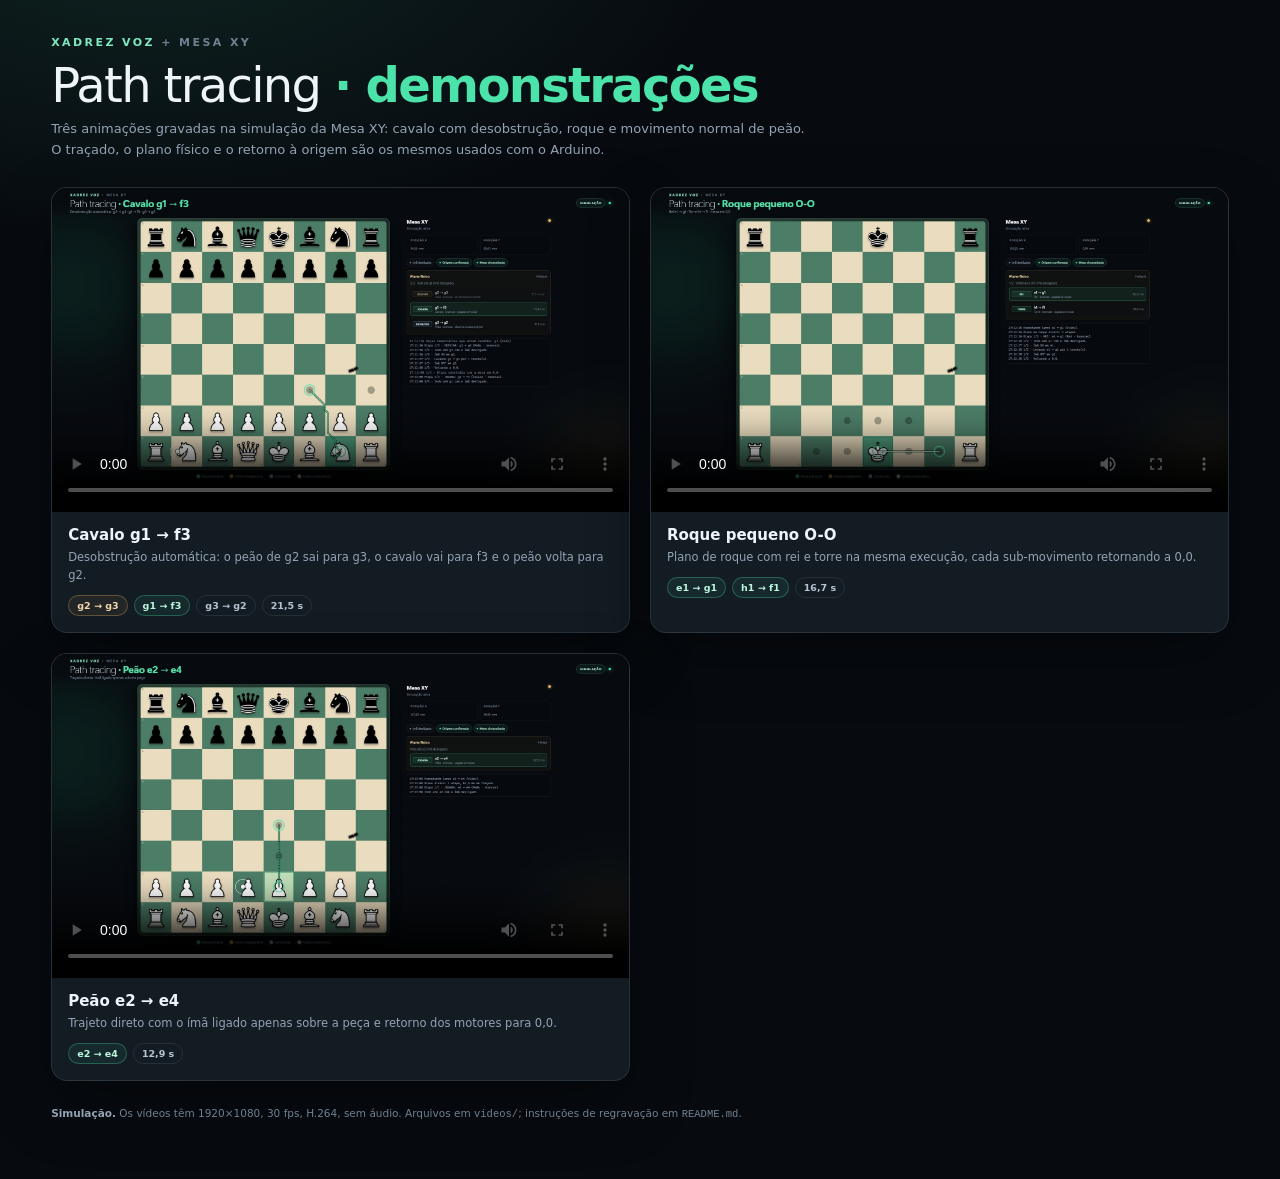
<file: demo-videos/index.html>
<!DOCTYPE html>
<html lang="pt-BR">
<head>
  <meta charset="utf-8">
  <meta name="viewport" content="width=device-width, initial-scale=1">
  <title>Path tracing — Xadrez Voz + Mesa XY</title>
  <style>
    :root {
      --bg: #070b10;
      --panel: #101820;
      --line: rgba(255, 255, 255, 0.09);
      --text: #eef4f9;
      --muted: #93a3b4;
      --accent: #4ce3aa;
      --amber: #f2bb61;
    }

    * { box-sizing: border-box; }

    body {
      margin: 0;
      padding: 36px clamp(18px, 4vw, 56px) 56px;
      background:
        radial-gradient(900px 520px at 12% -8%, rgba(35, 93, 73, 0.3), transparent 65%),
        var(--bg);
      color: var(--text);
      font-family: "Segoe UI", system-ui, -apple-system, sans-serif;
    }

    header { max-width: 1380px; margin: 0 auto 26px; }

    .kicker {
      color: #7fe7bf;
      font-size: 11px;
      font-weight: 800;
      letter-spacing: 0.22em;
    }

    .kicker span { color: #6f8092; font-weight: 600; }

    h1 {
      margin: 8px 0 6px;
      font-size: clamp(28px, 4vw, 48px);
      font-weight: 300;
      letter-spacing: -0.035em;
    }

    h1 b { font-weight: 750; color: var(--accent); }

    header p {
      margin: 0;
      max-width: 760px;
      color: var(--muted);
      font-size: 13px;
      line-height: 1.6;
    }

    .grid {
      display: grid;
      grid-template-columns: repeat(auto-fit, minmax(380px, 1fr));
      gap: 20px;
      max-width: 1380px;
      margin: 0 auto;
    }

    .card {
      overflow: hidden;
      border: 1px solid var(--line);
      border-radius: 16px;
      background: linear-gradient(160deg, rgba(255, 255, 255, 0.045), rgba(255, 255, 255, 0.012) 50%), var(--panel);
      box-shadow: 0 24px 60px rgba(0, 0, 0, 0.4);
    }

    video {
      display: block;
      width: 100%;
      aspect-ratio: 16 / 9;
      background: #000;
      cursor: pointer;
    }

    .body { padding: 14px 16px 16px; }

    .body h2 {
      margin: 0;
      font-size: 15px;
      font-weight: 700;
    }

    .body p {
      margin: 5px 0 0;
      color: var(--muted);
      font-size: 11.5px;
      line-height: 1.55;
    }

    .meta {
      display: flex;
      flex-wrap: wrap;
      gap: 6px;
      margin-top: 10px;
    }

    .tag {
      padding: 4px 8px;
      border: 1px solid var(--line);
      border-radius: 999px;
      color: #b6c4d1;
      font-size: 9.5px;
      font-weight: 600;
    }

    .tag.target { color: #bdf7df; border-color: rgba(76, 227, 170, 0.3); background: rgba(76, 227, 170, 0.07); }
    .tag.clear { color: #f3d8a7; border-color: rgba(242, 187, 97, 0.3); background: rgba(242, 187, 97, 0.07); }

    footer {
      max-width: 1380px;
      margin: 24px auto 0;
      color: #6f8092;
      font-size: 10.5px;
      line-height: 1.7;
    }

    footer strong { color: #93a3b4; font-weight: 600; }

    @media (max-width: 460px) {
      .grid { grid-template-columns: 1fr; }
    }
  </style>
</head>
<body>
  <header>
    <div class="kicker">XADREZ VOZ <span>+ MESA XY</span></div>
    <h1>Path tracing <b>· demonstrações</b></h1>
    <p>
      Três animações gravadas na simulação da Mesa XY: cavalo com desobstrução,
      roque e movimento normal de peão. O traçado, o plano físico e o retorno à
      origem são os mesmos usados com o Arduino.
    </p>
  </header>

  <div class="grid">
    <article class="card">
      <video controls preload="metadata" poster="posters/01-cavalo-g1-f3.jpg">
        <source src="videos/01-cavalo-g1-f3.mp4" type="video/mp4">
      </video>
      <div class="body">
        <h2>Cavalo g1 → f3</h2>
        <p>Desobstrução automática: o peão de g2 sai para g3, o cavalo vai para f3 e o peão volta para g2.</p>
        <div class="meta">
          <span class="tag clear">g2 → g3</span>
          <span class="tag target">g1 → f3</span>
          <span class="tag">g3 → g2</span>
          <span class="tag">21,5 s</span>
        </div>
      </div>
    </article>

    <article class="card">
      <video controls preload="metadata" poster="posters/02-roque.jpg">
        <source src="videos/02-roque.mp4" type="video/mp4">
      </video>
      <div class="body">
        <h2>Roque pequeno O-O</h2>
        <p>Plano de roque com rei e torre na mesma execução, cada sub-movimento retornando a 0,0.</p>
        <div class="meta">
          <span class="tag target">e1 → g1</span>
          <span class="tag target">h1 → f1</span>
          <span class="tag">16,7 s</span>
        </div>
      </div>
    </article>

    <article class="card">
      <video controls preload="metadata" poster="posters/03-peao-e2-e4.jpg">
        <source src="videos/03-peao-e2-e4.mp4" type="video/mp4">
      </video>
      <div class="body">
        <h2>Peão e2 → e4</h2>
        <p>Trajeto direto com o ímã ligado apenas sobre a peça e retorno dos motores para 0,0.</p>
        <div class="meta">
          <span class="tag target">e2 → e4</span>
          <span class="tag">12,9 s</span>
        </div>
      </div>
    </article>
  </div>

  <footer>
    <strong>Simulação.</strong> Os vídeos têm 1920×1080, 30 fps, H.264, sem áudio.
    Arquivos em <code>videos/</code>; instruções de regravação em <code>README.md</code>.
  </footer>
</body>
</html>
</file>
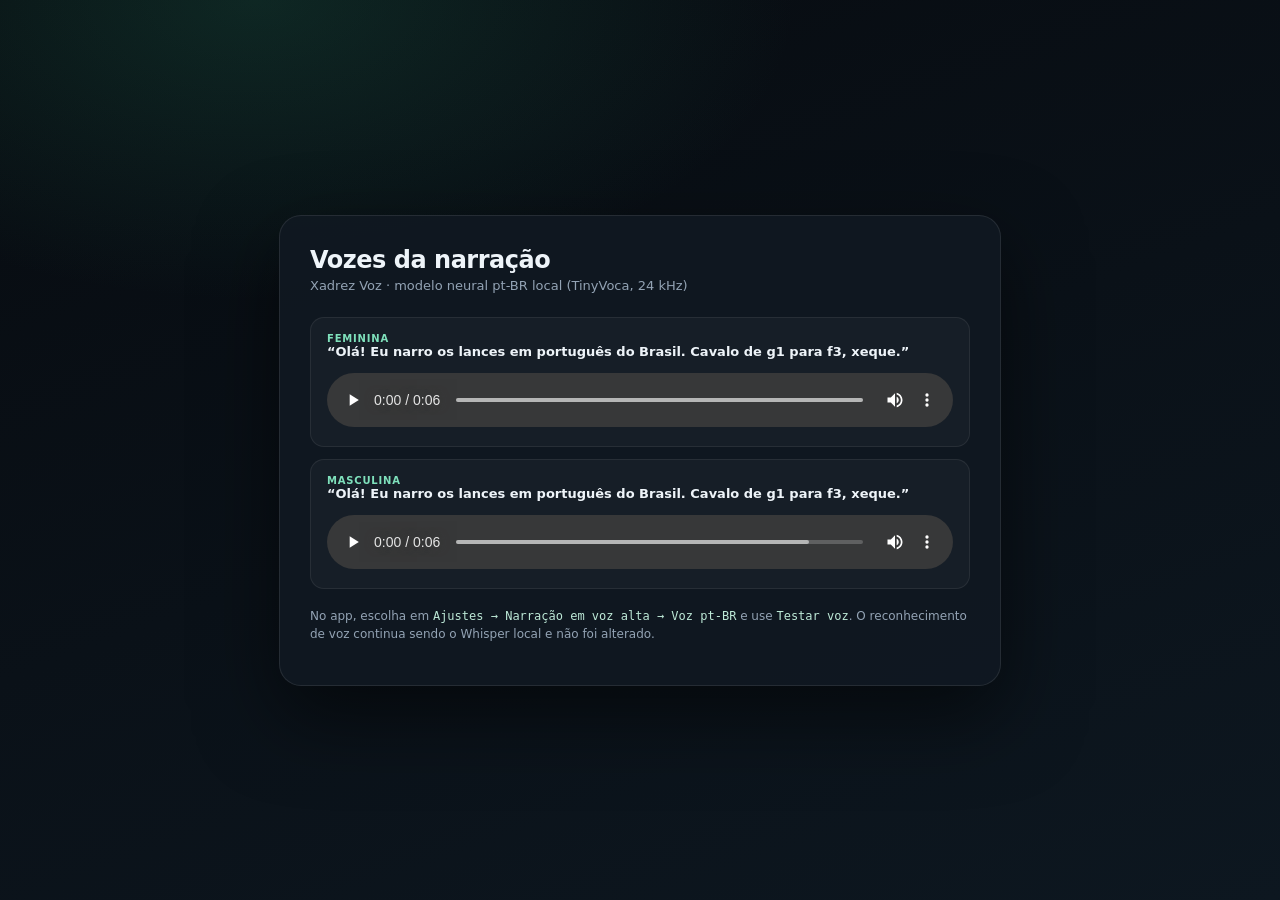
<file: docs/vozes.html>
<!DOCTYPE html>
<html lang="pt-BR">
<head>
  <meta charset="utf-8">
  <meta name="viewport" content="width=device-width, initial-scale=1">
  <title>Vozes pt-BR — Xadrez Voz</title>
  <style>
    :root { color-scheme: dark; }
    body {
      margin: 0;
      min-height: 100vh;
      display: grid;
      place-items: center;
      font-family: "Segoe UI Variable Display", "Segoe UI", system-ui, sans-serif;
      color: #eef4f9;
      background:
        radial-gradient(900px 500px at 20% 0%, rgba(35, 120, 90, 0.25), transparent 60%),
        linear-gradient(160deg, #070b10, #0d1720);
    }
    main {
      width: min(660px, calc(100% - 36px));
      padding: 30px;
      border-radius: 22px;
      background: rgba(17, 25, 34, 0.86);
      border: 1px solid rgba(255, 255, 255, 0.09);
      box-shadow: 0 30px 80px rgba(0, 0, 0, 0.55);
    }
    h1 { margin: 0 0 4px; font-size: 24px; letter-spacing: -0.02em; }
    .sub { margin: 0 0 24px; color: #93a3b4; font-size: 13px; }
    .sample {
      padding: 15px 16px;
      border-radius: 14px;
      border: 1px solid rgba(255, 255, 255, 0.075);
      background: rgba(255, 255, 255, 0.03);
      margin-bottom: 12px;
    }
    .name { font-size: 13px; font-weight: 700; margin-bottom: 3px; }
    .tag { color: #7fe1bc; font-size: 10px; font-weight: 700; letter-spacing: 0.08em; text-transform: uppercase; }
    audio { width: 100%; margin-top: 11px; }
    .note { color: #93a3b4; font-size: 12px; line-height: 1.5; margin-top: 18px; }
    code { color: #bde9d7; }
  </style>
</head>
<body>
  <main>
    <h1>Vozes da narração</h1>
    <p class="sub">Xadrez Voz · modelo neural pt-BR local (TinyVoca, 24 kHz)</p>

    <div class="sample">
      <div class="tag">Feminina</div>
      <div class="name">“Olá! Eu narro os lances em português do Brasil. Cavalo de g1 para f3, xeque.”</div>
      <audio controls preload="metadata" src="voz-feminina.wav"></audio>
    </div>

    <div class="sample">
      <div class="tag">Masculina</div>
      <div class="name">“Olá! Eu narro os lances em português do Brasil. Cavalo de g1 para f3, xeque.”</div>
      <audio controls preload="metadata" src="voz-masculina.wav"></audio>
    </div>

    <p class="note">
      No app, escolha em <code>Ajustes → Narração em voz alta → Voz pt-BR</code>
      e use <code>Testar voz</code>. O reconhecimento de voz continua sendo o
      Whisper local e não foi alterado.
    </p>
  </main>
</body>
</html>
</file>
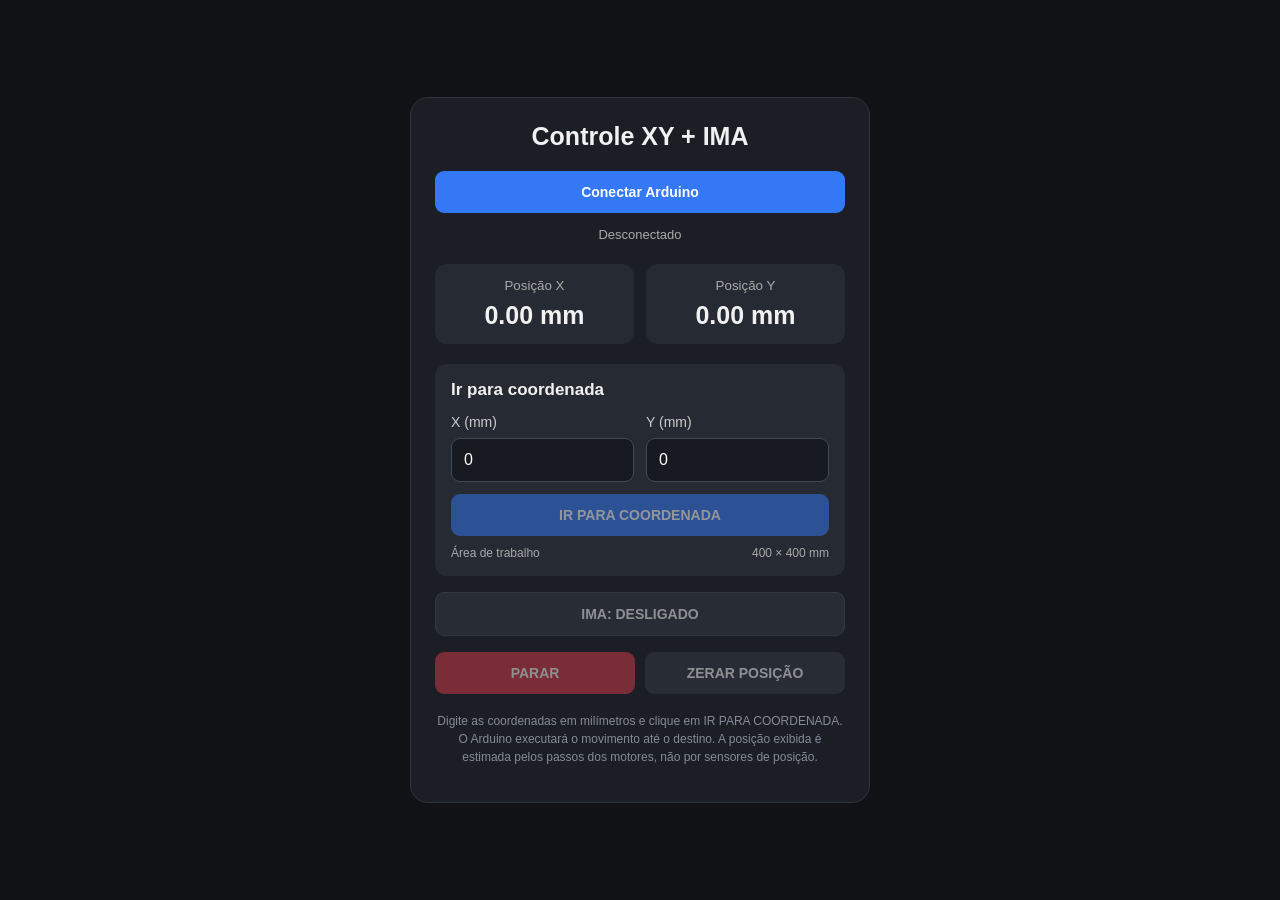
<file: firmware/controle_xy.html>
<!DOCTYPE html>
<html lang="pt-BR">
<head>
  <meta charset="UTF-8">
  <meta name="viewport" content="width=device-width, initial-scale=1.0">

  <title>Controle XY - Xadrez Automático</title>

  <style>
    * {
      box-sizing: border-box;
    }

    body {
      margin: 0;
      min-height: 100vh;
      background: #101216;
      color: #f1f1f1;
      font-family: Arial, sans-serif;
      display: flex;
      justify-content: center;
      align-items: center;
      padding: 20px;
    }

    .container {
      width: 100%;
      max-width: 460px;
      background: #1b1e24;
      border: 1px solid #30343d;
      border-radius: 18px;
      padding: 24px;
    }

    h1 {
      text-align: center;
      margin: 0 0 20px;
      font-size: 25px;
    }

    h2 {
      font-size: 17px;
      margin: 0 0 14px;
    }

    button {
      border: 0;
      border-radius: 9px;
      padding: 13px 16px;
      font-size: 14px;
      font-weight: bold;
      cursor: pointer;
      transition: background 0.2s;
    }

    button:disabled {
      opacity: 0.5;
      cursor: not-allowed;
    }

    .connect {
      width: 100%;
      background: #3478f6;
      color: white;
    }

    .connect:hover {
      background: #2563eb;
    }

    .status {
      text-align: center;
      color: #aaa;
      font-size: 13px;
      margin: 12px 0 20px;
      line-height: 1.5;
    }

    .positions {
      display: grid;
      grid-template-columns: 1fr 1fr;
      gap: 12px;
      margin-bottom: 20px;
    }

    .position {
      background: #252a33;
      border-radius: 12px;
      padding: 14px;
      text-align: center;
    }

    .position small {
      color: #aaa;
      display: block;
      margin-bottom: 8px;
    }

    .position strong {
      font-size: 25px;
      font-variant-numeric: tabular-nums;
    }

    .section {
      background: #252a33;
      border-radius: 12px;
      padding: 16px;
      margin-bottom: 16px;
    }

    .coordinate-inputs {
      display: grid;
      grid-template-columns: 1fr 1fr;
      gap: 12px;
      margin-bottom: 12px;
    }

    .coordinate-inputs label {
      display: flex;
      flex-direction: column;
      gap: 8px;
      color: #ccc;
      font-size: 14px;
    }

    input[type="number"] {
      width: 100%;
      padding: 12px;
      background: #171a20;
      border: 1px solid #424955;
      border-radius: 9px;
      color: white;
      font-size: 16px;
    }

    input:focus {
      outline: 2px solid #3478f6;
      border-color: transparent;
    }

    .goto {
      width: 100%;
      background: #3478f6;
      color: white;
    }

    .goto:hover {
      background: #2563eb;
    }

    .actions {
      display: grid;
      grid-template-columns: 1fr 1fr;
      gap: 10px;
    }

    .stop {
      background: #d83c49;
      color: white;
    }

    .zero {
      background: #343b47;
      color: white;
    }

    .magnet {
      width: 100%;
      background: #343b47;
      color: white;
      border: 1px solid #4a5360;
      margin-bottom: 16px;
    }

    .magnet.on {
      background: #1f9d55;
      border-color: #42d686;
      box-shadow: 0 0 16px #1f9d5566;
    }

    .hint {
      color: #858c98;
      font-size: 12px;
      text-align: center;
      line-height: 1.5;
      margin-top: 18px;
    }

    .section-label {
      display: flex;
      justify-content: space-between;
      color: #aaa;
      font-size: 12px;
      margin-top: 10px;
    }
  </style>
</head>

<body>

<main class="container">

  <h1>Controle XY + IMA</h1>

  <!-- CONEXAO -->

  <button class="connect" id="connect">
    Conectar Arduino
  </button>

  <div class="status" id="status">
    Desconectado
  </div>

  <!-- POSICOES -->

  <section class="positions">

    <div class="position">
      <small>Posição X</small>
      <strong id="posX">0.00 mm</strong>
    </div>

    <div class="position">
      <small>Posição Y</small>
      <strong id="posY">0.00 mm</strong>
    </div>

  </section>

  <!-- COORDENADAS -->

  <section class="section">

    <h2>Ir para coordenada</h2>

    <div class="coordinate-inputs">

      <label>
        X (mm)

        <input
          type="number"
          id="targetX"
          min="0"
          max="400"
          step="0.1"
          value="0"
        >
      </label>

      <label>
        Y (mm)

        <input
          type="number"
          id="targetY"
          min="0"
          max="400"
          step="0.1"
          value="0"
        >
      </label>

    </div>

    <button class="goto" id="goto" disabled>
      IR PARA COORDENADA
    </button>

    <div class="section-label">
      <span>Área de trabalho</span>
      <span>400 × 400 mm</span>
    </div>

  </section>

  <!-- ELETROIMA -->

  <button class="magnet" id="ima" disabled>
    IMA: DESLIGADO
  </button>

  <!-- PARAR E ZERAR -->

  <div class="actions">

    <button class="stop" id="stop" disabled>
      PARAR
    </button>

    <button class="zero" id="zero" disabled>
      ZERAR POSIÇÃO
    </button>

  </div>

  <p class="hint">
    Digite as coordenadas em milímetros e clique em
    IR PARA COORDENADA. O Arduino executará o movimento
    até o destino. A posição exibida é estimada pelos
    passos dos motores, não por sensores de posição.
  </p>

</main>

<script>
  // ==========================================================
  // CONFIGURACAO
  // ==========================================================

  const STEPS_PER_MM_X = 80;
  const STEPS_PER_MM_Y = 80;

  const MAX_X_MM = 400;
  const MAX_Y_MM = 400;

  const BAUD_RATE = 115200;

  // ==========================================================
  // ELEMENTOS HTML
  // ==========================================================

  const connectButton =
    document.getElementById("connect");

  const statusText =
    document.getElementById("status");

  const posXText =
    document.getElementById("posX");

  const posYText =
    document.getElementById("posY");

  const targetXInput =
    document.getElementById("targetX");

  const targetYInput =
    document.getElementById("targetY");

  const gotoButton =
    document.getElementById("goto");

  const stopButton =
    document.getElementById("stop");

  const zeroButton =
    document.getElementById("zero");

  const imaButton =
    document.getElementById("ima");

  // ==========================================================
  // ESTADO
  // ==========================================================

  let port = null;
  let writer = null;
  let reader = null;

  let conectado = false;
  let imaLigado = false;

  let ultimaPosicaoX = 0;
  let ultimaPosicaoY = 0;

  let bufferRecebido = "";

  let leituraAtiva = false;

  // ==========================================================
  // INTERFACE
  // ==========================================================

  function setStatus(message) {
    statusText.textContent = message;
  }

  function atualizarBotoes() {
    connectButton.disabled = conectado;

    gotoButton.disabled = !conectado;
    stopButton.disabled = !conectado;
    zeroButton.disabled = !conectado;
    imaButton.disabled = !conectado;
  }

  function atualizarPosicao(x, y) {
    ultimaPosicaoX = x;
    ultimaPosicaoY = y;

    posXText.textContent =
      (x / STEPS_PER_MM_X).toFixed(2) + " mm";

    posYText.textContent =
      (y / STEPS_PER_MM_Y).toFixed(2) + " mm";
  }

  function setImaState(ligado) {
    imaLigado = ligado;

    imaButton.textContent =
      ligado ? "IMA: LIGADO" : "IMA: DESLIGADO";

    imaButton.classList.toggle("on", ligado);
  }

  // ==========================================================
  // ENVIO SERIAL
  // ==========================================================

  async function sendCommand(command) {
    if (!writer) {
      setStatus("Arduino desconectado");
      return;
    }

    try {
      const encoder = new TextEncoder();

      await writer.write(
        encoder.encode(command + "\n")
      );

    } catch (error) {
      console.error("Erro ao enviar:", error);

      setStatus("Erro ao enviar comando");
    }
  }

  // ==========================================================
  // RECEBER DADOS DO ARDUINO
  // ==========================================================

  async function receiveData() {
    if (!reader || leituraAtiva) {
      return;
    }

    leituraAtiva = true;

    const decoder = new TextDecoder();

    try {
      while (conectado && reader) {
        const { value, done } = await reader.read();

        if (done) {
          break;
        }

        bufferRecebido += decoder.decode(
          value,
          { stream: true }
        );

        const linhas = bufferRecebido.split("\n");

        bufferRecebido = linhas.pop();

        for (const linha of linhas) {
          const mensagem = linha.trim();

          if (mensagem) {
            console.log("[ARDUINO]", mensagem);
            processarResposta(mensagem);
          }
        }
      }

    } catch (error) {
      console.error("Erro ao receber:", error);

      if (conectado) {
        setStatus("Leitura serial interrompida. Verifique a conexão.");
      }

    } finally {
      leituraAtiva = false;
    }
  }

  // ==========================================================
  // PROCESSAR RESPOSTAS
  // ==========================================================

  function processarResposta(linha) {
    if (!linha) {
      return;
    }

    const partes = linha.split(",");

    // POSICAO
    if (partes[0] === "POS" && partes.length >= 3) {
      const x = Number(partes[1]);
      const y = Number(partes[2]);

      if (Number.isFinite(x) && Number.isFinite(y)) {
        atualizarPosicao(x, y);
      }

      return;
    }

    // ELETROIMA
    if (partes[0] === "IMA" && partes.length >= 2) {
      setImaState(partes[1].trim() === "1");
      return;
    }

    // MOVIMENTO
    if (linha === "MOVENDO") {
      setStatus("Movendo para o destino...");
      return;
    }

    // MOVIMENTO CONCLUIDO
    if (linha === "DONE") {
      setStatus("Coordenada alcançada");
      return;
    }

    // MOVIMENTO INTERROMPIDO
    if (linha === "STOPPED") {
      setStatus("Movimento interrompido");
      return;
    }

    // ORIGEM DEFINIDA
    if (linha === "ZERO_OK") {
      atualizarPosicao(0, 0);
      setStatus("Origem definida");
      return;
    }

    // ERRO
    if (partes[0] === "ERRO") {
      setStatus("Erro: " + partes.slice(1).join(","));
      return;
    }

    // PRONTO
    if (linha === "PRONTO") {
      setStatus("Arduino pronto");
    }
  }

  // ==========================================================
  // CONECTAR ARDUINO
  // ==========================================================

  async function connect() {
    if (!("serial" in navigator)) {
      alert(
        "Web Serial não disponível. " +
        "Abra esta página no Chrome ou Edge."
      );

      return;
    }

    try {
      port = await navigator.serial.requestPort();

      await port.open({
        baudRate: BAUD_RATE
      });

      writer = port.writable.getWriter();
      reader = port.readable.getReader();

      conectado = true;

      atualizarBotoes();

      connectButton.textContent = "Arduino conectado";

      setStatus("Conectado. Aguardando dados do Arduino...");

      // Inicia a leitura ANTES de enviar comandos, para não perder
      // respostas que o Arduino enviar durante a inicialização.
      receiveData();

      // Aguarda um instante para o leitor começar e consulta a posição.
      await new Promise(resolve => setTimeout(resolve, 150));
      await sendCommand("POS");

      // Desliga o eletroímã ao conectar.
      await sendCommand("IMA,0");

    } catch (error) {
      console.error(error);

      conectado = false;

      atualizarBotoes();

      setStatus("Falha na conexão");
    }
  }

  // ==========================================================
  // IR PARA COORDENADA
  // ==========================================================

  async function moverParaCoordenada() {
    if (!conectado) {
      setStatus("Conecte o Arduino primeiro");
      return;
    }

    const x = Number(targetXInput.value);
    const y = Number(targetYInput.value);

    // Validacao dos campos.
    if (
      targetXInput.value === "" ||
      targetYInput.value === "" ||
      !Number.isFinite(x) ||
      !Number.isFinite(y)
    ) {
      setStatus("Digite coordenadas válidas");
      return;
    }

    // Verifica limites de software.
    if (
      x < 0 || x > MAX_X_MM ||
      y < 0 || y > MAX_Y_MM
    ) {
      setStatus("Coordenada fora dos limites");
      return;
    }

    // Envia o destino absoluto.
    await sendCommand(`GOTO,${x},${y}`);

    setStatus(
      `Destino: X=${x} mm, Y=${y} mm`
    );
  }

  // ==========================================================
  // PARAR MOVIMENTO
  // ==========================================================

  async function pararMovimento() {
    if (!conectado) {
      return;
    }

    await sendCommand("STOP");

    setStatus("Parando motores...");
  }

  // ==========================================================
  // DEFINIR ORIGEM
  // ==========================================================

  async function zerarPosicao() {
    if (!conectado) {
      return;
    }

    const confirmar = confirm(
      "Posicione fisicamente o mecanismo na origem " +
      "antes de continuar.\n\n" +
      "Deseja definir a posição atual como X=0 e Y=0?"
    );

    if (!confirmar) {
      return;
    }

    await sendCommand("ZERO");

    setStatus("Definindo origem...");
  }

  // ==========================================================
  // CONTROLE DO ELETROIMA
  // ==========================================================

  async function alternarIMA() {
    if (!conectado) {
      return;
    }

    const novoEstado = !imaLigado;

    await sendCommand(
      novoEstado ? "IMA,1" : "IMA,0"
    );

    setImaState(novoEstado);
  }

  // ==========================================================
  // EVENTOS
  // ==========================================================

  connectButton.addEventListener("click", connect);

  gotoButton.addEventListener(
    "click",
    moverParaCoordenada
  );

  stopButton.addEventListener(
    "click",
    pararMovimento
  );

  zeroButton.addEventListener(
    "click",
    zerarPosicao
  );

  imaButton.addEventListener(
    "click",
    alternarIMA
  );

  // Enter nos campos também executa o movimento.
  targetXInput.addEventListener("keydown", (event) => {
    if (event.key === "Enter") {
      moverParaCoordenada();
    }
  });

  targetYInput.addEventListener("keydown", (event) => {
    if (event.key === "Enter") {
      moverParaCoordenada();
    }
  });

  // ==========================================================
  // INICIALIZACAO
  // ==========================================================

  atualizarBotoes();

</script>

</body>
</html>
</file>
